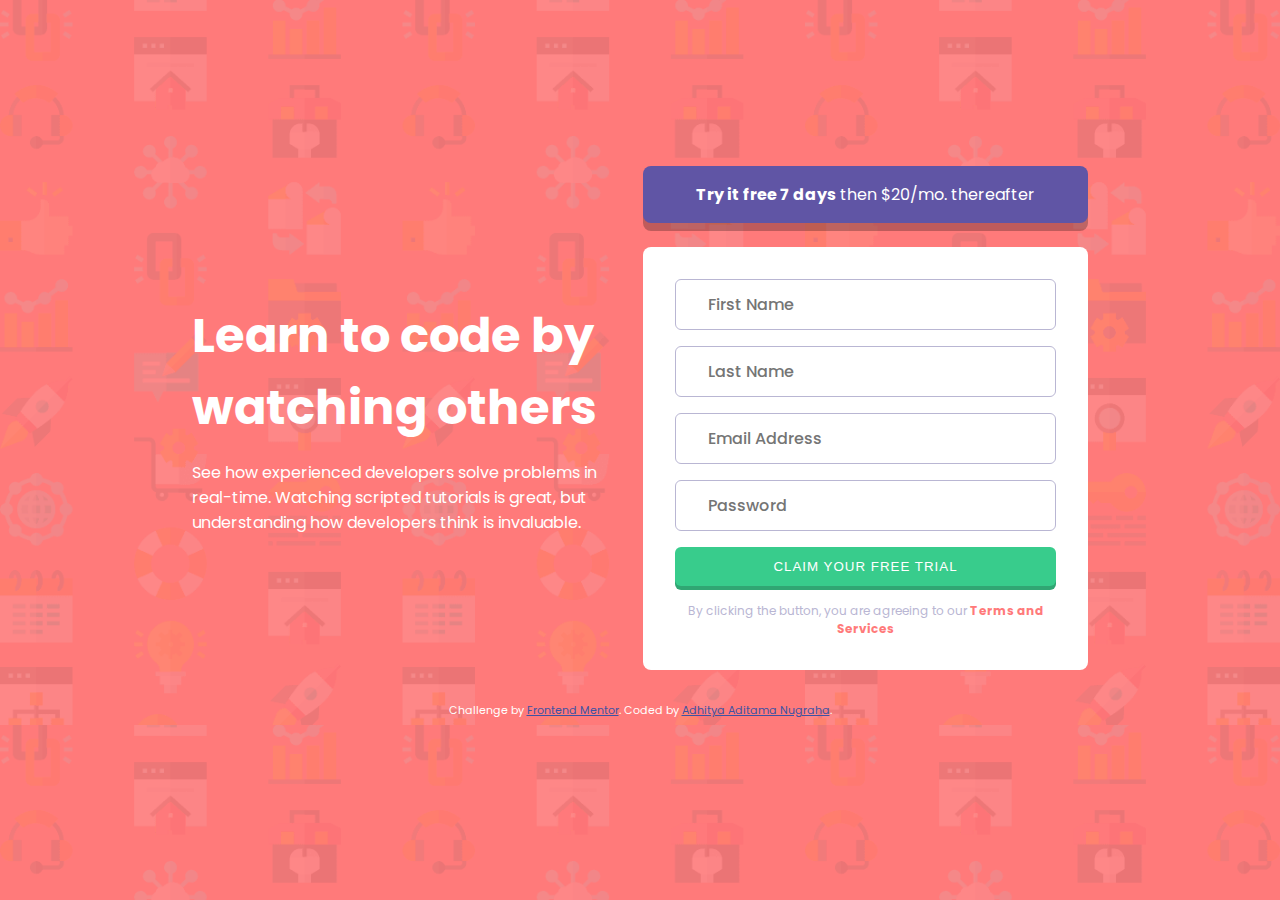
<file: index.html>
<!DOCTYPE html>
<html lang="en">
  <head>
    <meta charset="UTF-8" />
    <meta name="viewport" content="width=device-width, initial-scale=1.0" />
    <link
      rel="icon"
      type="image/png"
      sizes="32x32"
      href="/src/images/favicon-32x32.png"
    />
    <link rel="stylesheet" href="/css/style.css" />
    <title>Frontend Mentor | Intro component with sign up form</title>
  </head>
  <body>
    <main class="main">
      <header class="header">
        <h1>Learn to code by watching others</h1>
        <p>
          See how experienced developers solve problems in real-time. Watching
          scripted tutorials is great, but understanding how developers think is
          invaluable.
        </p>
      </header>

      <section class="form-container">
        <div class="pricing">
          <p><b>Try it free 7 days</b> then $20/mo. thereafter</p>
        </div>

        <form class="form" id="sign_up_form" novalidate>
          <div class="input-container">
            <input
              type="text"
              id="first_name"
              name="first_name"
              placeholder="First Name"
              required
            />
            <div class="error-container">
              <p class="error-text" id="first_name_error"></p>
            </div>
          </div>

          <div class="input-container">
            <input
              type="text"
              id="last_name"
              name="last_name"
              placeholder="Last Name"
              required
            />
            <div class="error-container">
              <p class="error-text" id="last_name_error"></p>
            </div>
          </div>

          <div class="input-container">
            <input
              type="email"
              id="email"
              name="email"
              placeholder="Email Address"
              required
            />
            <div class="error-container">
              <p class="error-text" id="email_error"></p>
            </div>
          </div>

          <div class="input-container">
            <input
              type="password"
              id="password"
              name="password"
              placeholder="Password"
              required
            />
            <div class="error-container">
              <p class="error-text" id="password_error"></p>
            </div>
          </div>

          <button class="submit-btn">CLAIM YOUR FREE TRIAL</button>

          <p class="form-agreement">
            By clicking the button, you are agreeing to our
            <a href="#">Terms and Services</a>
          </p>
        </form>
      </section>
    </main>

    <footer>
      <p class="attribution">
        Challenge by
        <a href="https://www.frontendmentor.io?ref=challenge" target="_blank"
          >Frontend Mentor</a
        >. Coded by <a href="#">Adhitya Aditama Nugraha</a>.
      </p>
    </footer>

    <script src="/js/script.js"></script>
  </body>
</html>
</file>
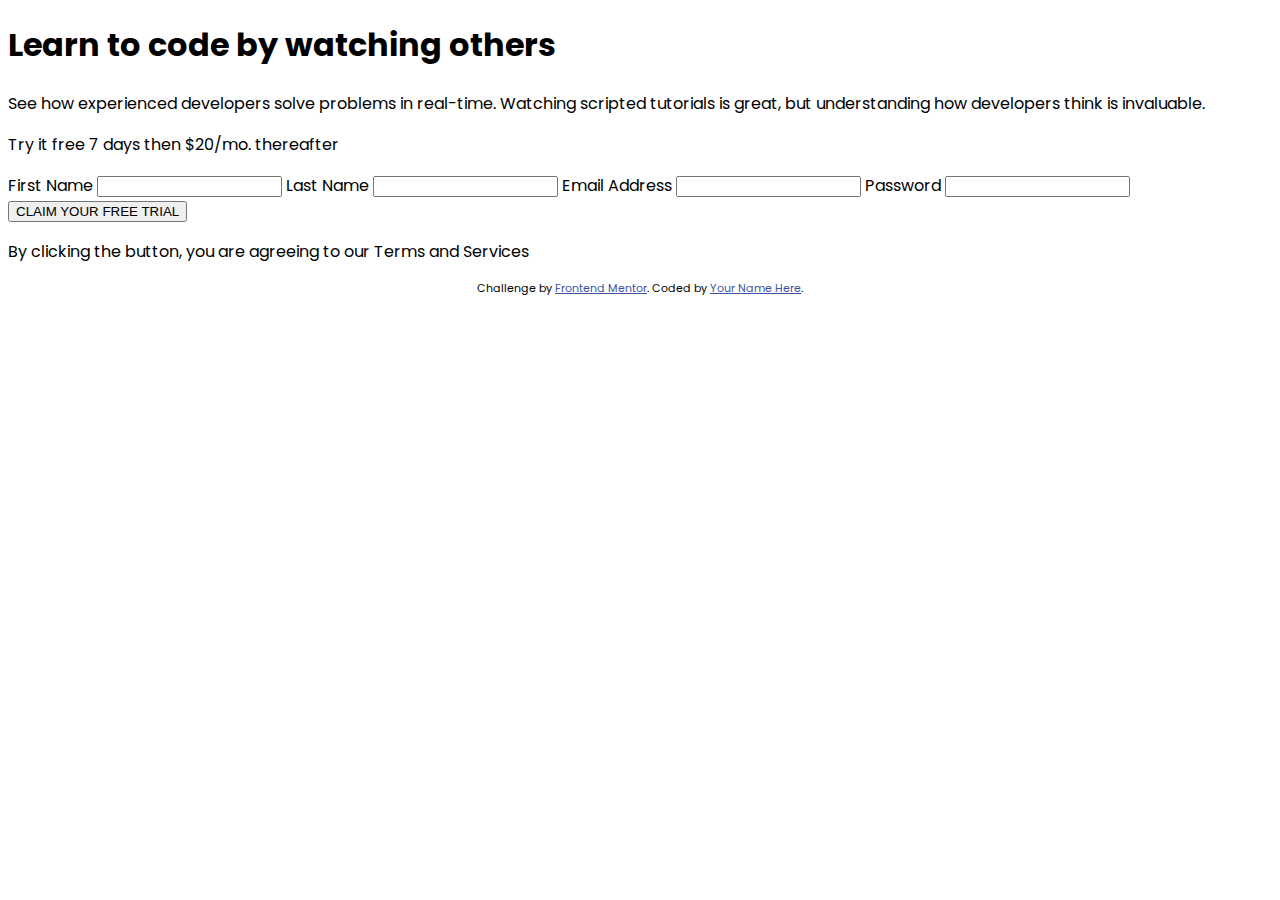
<file: app/index.html>
<!DOCTYPE html>
<html lang="en">
  <head>
    <meta charset="UTF-8" />
    <meta name="viewport" content="width=device-width, initial-scale=1.0" />
    <link
      rel="icon"
      type="image/png"
      sizes="32x32"
      href="./images/favicon-32x32.png"
    />
    <link rel="stylesheet" href="./style/style.css">
    <title>Frontend Mentor | Intro component with sign up form</title>
  </head>
  <body>
    <main class="main">
      <header class="header">
        <h1>Learn to code by watching others</h1>
        <p>
          See how experienced developers solve problems in real-time. Watching
          scripted tutorials is great, but understanding how developers think is
          invaluable.
        </p>
      </header>

      <section class="form-container">
        <div class="pricing">
          <p>Try it free 7 days then $20/mo. thereafter</p>
        </div>
        <form action="" class="form">
          <label for="first_name">First Name</label>
          <input type="text" id="first_name" name="first_name" />

          <label for="last_name">Last Name</label>
          <input type="text" id="last_name" name="last_name" />

          <label for="email">Email Address</label>
          <input type="email" id="email" name="email" />

          <label for="password">Password</label>
          <input type="password" id="password" name="password" />

          <input type="submit" value="CLAIM YOUR FREE TRIAL" />

          <p>
            By clicking the button, you are agreeing to our Terms and Services
          </p>
        </form>
      </section>
    </main>

    <footer>
      <p class="attribution">
        Challenge by
        <a href="https://www.frontendmentor.io?ref=challenge" target="_blank"
          >Frontend Mentor</a
        >. Coded by <a href="#">Your Name Here</a>.
      </p>
    </footer>
  </body>
</html>
</file>
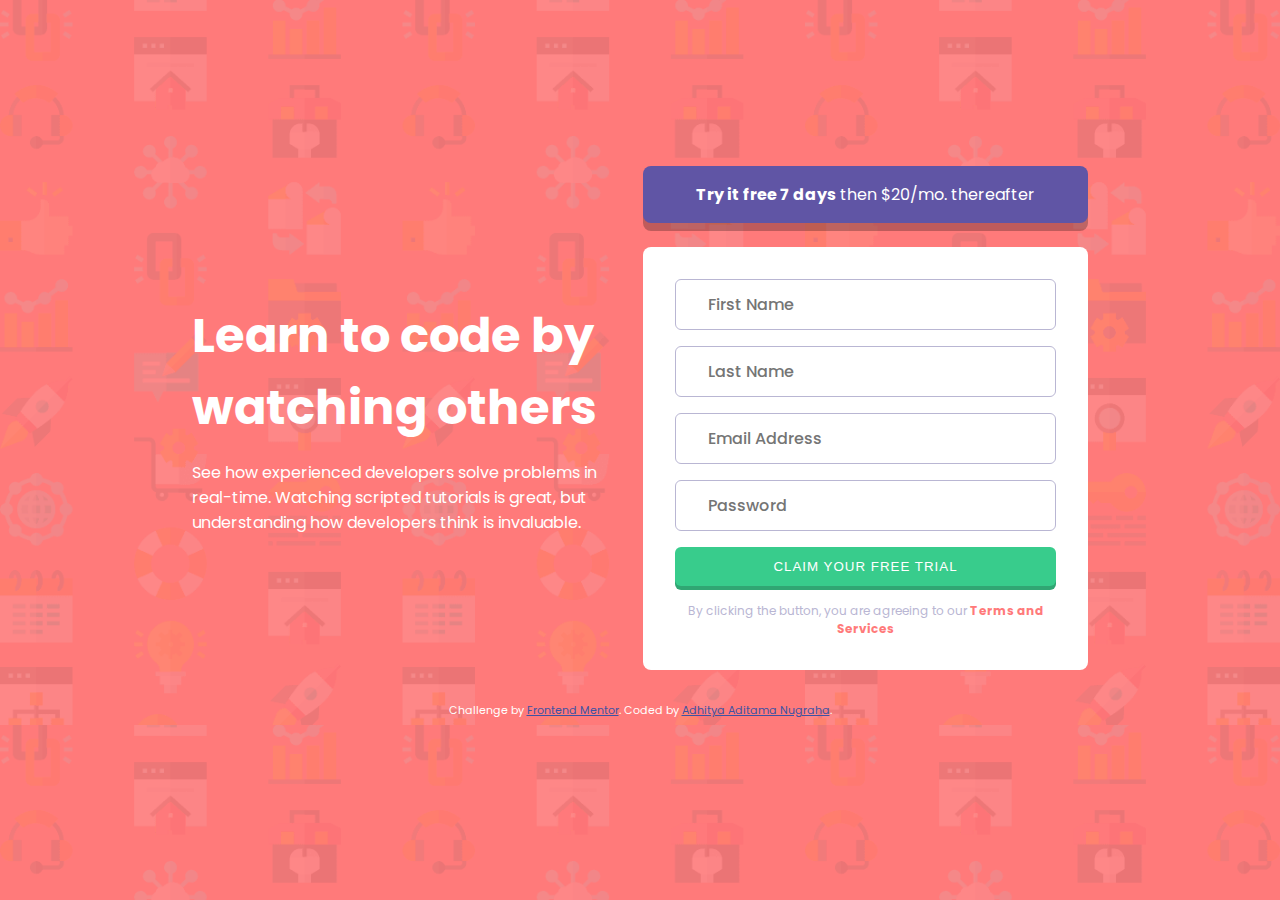
<file: public/index.html>
<!DOCTYPE html>
<html lang="en">
  <head>
    <meta charset="UTF-8" />
    <meta name="viewport" content="width=device-width, initial-scale=1.0" />
    <link
      rel="icon"
      type="image/png"
      sizes="32x32"
      href="/src/images/favicon-32x32.png"
    />
    <link rel="stylesheet" href="/public/css/style.css" />
    <title>Frontend Mentor | Intro component with sign up form</title>
  </head>
  <body>
    <main class="main">
      <header class="header">
        <h1>Learn to code by watching others</h1>
        <p>
          See how experienced developers solve problems in real-time. Watching
          scripted tutorials is great, but understanding how developers think is
          invaluable.
        </p>
      </header>

      <section class="form-container">
        <div class="pricing">
          <p><b>Try it free 7 days</b> then $20/mo. thereafter</p>
        </div>

        <form class="form" id="sign_up_form" novalidate>
          <div class="input-container">
            <input
              type="text"
              id="first_name"
              name="first_name"
              placeholder="First Name"
              required
            />
            <div class="error-container">
              <p class="error-text" id="first_name_error"></p>
            </div>
          </div>

          <div class="input-container">
            <input
              type="text"
              id="last_name"
              name="last_name"
              placeholder="Last Name"
              required
            />
            <div class="error-container">
              <p class="error-text" id="last_name_error"></p>
            </div>
          </div>

          <div class="input-container">
            <input
              type="email"
              id="email"
              name="email"
              placeholder="Email Address"
              required
            />
            <div class="error-container">
              <p class="error-text" id="email_error"></p>
            </div>
          </div>

          <div class="input-container">
            <input
              type="password"
              id="password"
              name="password"
              placeholder="Password"
              required
            />
            <div class="error-container">
              <p class="error-text" id="password_error"></p>
            </div>
          </div>

          <button class="submit-btn">CLAIM YOUR FREE TRIAL</button>

          <p class="form-agreement">
            By clicking the button, you are agreeing to our
            <a href="#">Terms and Services</a>
          </p>
        </form>
      </section>
    </main>

    <footer>
      <p class="attribution">
        Challenge by
        <a href="https://www.frontendmentor.io?ref=challenge" target="_blank"
          >Frontend Mentor</a
        >. Coded by <a href="#">Adhitya Aditama Nugraha</a>.
      </p>
    </footer>

    <script src="/public/js/script.js"></script>
  </body>
</html>
</file>
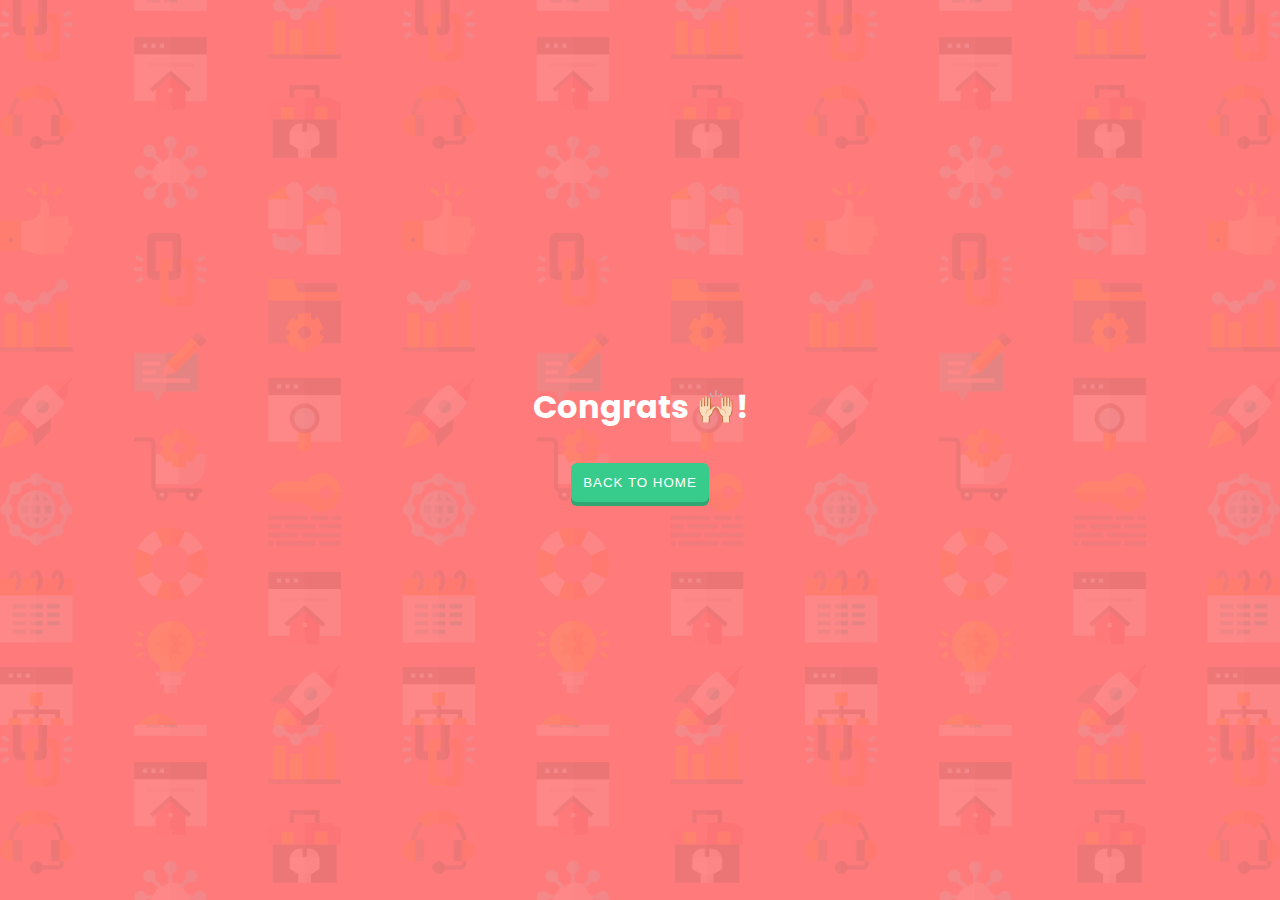
<file: trial-success-display.html>
<!DOCTYPE html>
<html lang="en">
  <head>
    <meta charset="UTF-8" />
    <meta name="viewport" content="width=device-width, initial-scale=1.0" />
    <title>Trial Success</title>
    <link rel="stylesheet" href="/css/trial-success.css" />
    <link
      rel="icon"
      type="image/png"
      sizes="32x32"
      href="/css/trial-success.css"
    />
  </head>
  <body>
    <header>
      <h1>Congrats 🙌🏻!</h1>
      <p id="form-data-display"></p>
    </header>

    <button id="back-home-btn">BACK TO HOME</button>

    <script src="/js/trial-success.js"></script>
  </body>
</html>
</file>
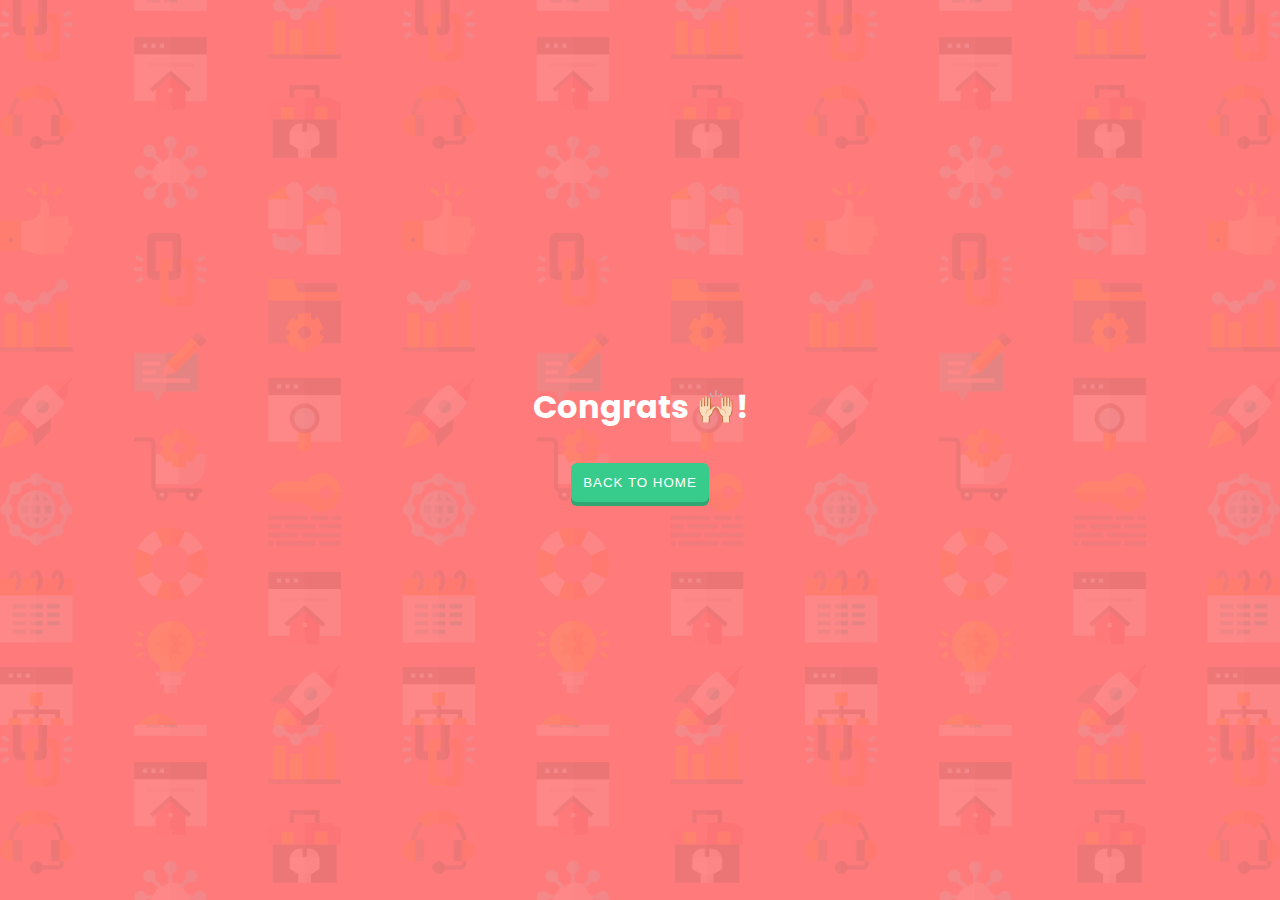
<file: public/trial-success-display.html>
<!DOCTYPE html>
<html lang="en">
  <head>
    <meta charset="UTF-8" />
    <meta name="viewport" content="width=device-width, initial-scale=1.0" />
    <title>Trial Success</title>
    <link rel="stylesheet" href="/public/css/trial-success.css" />
    <link
      rel="icon"
      type="image/png"
      sizes="32x32"
      href="/public/css/trial-success.css"
    />
  </head>
  <body>
    <header>
      <h1>Congrats 🙌🏻!</h1>
      <p id="form-data-display"></p>
    </header>

    <button id="back-home-btn">BACK TO HOME</button>

    <script src="/public/js/trial-success.js"></script>
  </body>
</html>
</file>
<file: css/style.css>
@import url("https://fonts.googleapis.com/css2?family=Poppins:wght@400;500;600;700&display=swap");

:root {
  --color-primary-red: hsl(0, 100%, 74%);
  --color-primary-green: hsl(154, 59%, 51%);

  --color-secondary-dark-green: hsl(154, 55%, 42%);

  --color-accent-blue: hsl(248, 32%, 49%);

  --color-neutral-dark-blue: hsl(249, 10%, 26%);
  --color-neutral-grayish-blue: hsl(246, 25%, 77%);

  --font-poppins: "Poppins", sans-serif;
}

body {
  height: 100vh;
  display: flex;
  flex-direction: column;
  justify-content: center;
  font-family: var(--font-poppins);
  margin: 0;
  background-image: url("/src/images/bg-intro-desktop.png");
  background-repeat: repeat;
  background-size: contain;
  background-color: var(--color-primary-red);
}

h1 {
  font-size: 48px;
}

h1,
p {
  margin: 0;
}

.main {
  display: flex;
  align-items: center;
  padding: 0 15%;
  margin-bottom: 32px;
}

.header {
  width: 50%;
  color: white;
  padding: 0 16px 0 0;
}

.header h1 {
  margin-bottom: 16px;
}

.form-container {
  padding: 0 0 0 16px;
  width: 50%;
}

.pricing {
  background-color: var(--color-accent-blue);
  padding: 16px 32px;
  display: flex;
  justify-content: center;
  border-radius: 8px;
  color: white;
  box-shadow: rgba(0, 0, 0, 0.25) 0px 8px 0px;
  margin-bottom: 24px;
}

.pricing p {
  font-weight: 400;
}

.form {
  display: flex;
  flex-direction: column;
  background-color: white;
  padding: 32px;
  border-radius: 8px;
}

.input-container {
  margin-bottom: 16px;
  width: 100%;
  display: flex;
  flex-direction: column;
}

.input-container input {
  font-family: var(--font-poppins);
  font-weight: 500;
  border: 1px solid var(--color-neutral-grayish-blue);
  border-radius: 6px;
  padding: 12px 32px;
  font-size: 16px;
}

.input-container input:hover {
  border: 1px solid var(--color-neutral-dark-blue);
}

.error-container {
  display: flex;
  flex-direction: column;
  align-items: flex-end;
}

.error-text {
  font-size: 12px;
  color: var(--color-primary-red);
  font-weight: 500;
  font-style: italic;
}

.submit-btn {
  padding: 12px;
  background-color: var(--color-primary-green);
  border: none;
  color: white;
  font-weight: 500;
  letter-spacing: 1px;
  border-radius: 6px;
  box-shadow: var(--color-secondary-dark-green) 0px 4px;
  margin-bottom: 16px;
}

.submit-btn:hover {
  cursor: pointer;
  background-color: var(--color-secondary-dark-green);
}

.form-agreement {
  font-size: 12px;
  color: var(--color-neutral-grayish-blue);
  text-align: center;
}

.form-agreement a {
  color: var(--color-primary-red);
  text-decoration: none;
  font-weight: 700;
}

.form-agreement a:hover {
  text-decoration: underline;
}

.attribution {
  font-size: 11px;
  text-align: center;
  color: white;
  margin-bottom: 16px;
}

.attribution a {
  color: hsl(228, 45%, 44%);
}

@media screen and (max-width: 900px) {
  body {
    height: 100%;
    background-image: url(/src/images/bg-intro-mobile.png);
  }

  h1,
  p {
    text-align: center;
  }

  .main {
    flex-direction: column;
    padding: 0;
    min-width: 320px;
  }

  .header {
    width: 80%;
    padding: 0;
    margin: 64px 0 64px 0;
  }

  .form-container {
    width: 80%;
    padding: 0;
  }
}
</file>
<file: app/style/style.css>
@import url("https://fonts.googleapis.com/css2?family=Poppins:wght@400;500;600;700&display=swap");

:root {
  --color-primary-red: hsl(0, 100%, 74%);
  --color-primary-green: hsl(154, 59%, 51%);

  --color-accent-blue: hsl(248, 32%, 49%);

  --color-neutral-dark-blue: hsl(249, 10%, 26%);
  --color-neutral-grayish-blue: hsl(246, 25%, 77%);

  --font-poppins: "Poppins", sans-serif;
}

body {
  font-family: var(--font-poppins);
}

.attribution {
  font-size: 11px;
  text-align: center;
}

.attribution a {
  color: hsl(228, 45%, 44%);
}
</file>
<file: public/css/style.css>
@import url("https://fonts.googleapis.com/css2?family=Poppins:wght@400;500;600;700&display=swap");

:root {
  --color-primary-red: hsl(0, 100%, 74%);
  --color-primary-green: hsl(154, 59%, 51%);

  --color-secondary-dark-green: hsl(154, 55%, 42%);

  --color-accent-blue: hsl(248, 32%, 49%);

  --color-neutral-dark-blue: hsl(249, 10%, 26%);
  --color-neutral-grayish-blue: hsl(246, 25%, 77%);

  --font-poppins: "Poppins", sans-serif;
}

body {
  height: 100vh;
  display: flex;
  flex-direction: column;
  justify-content: center;
  font-family: var(--font-poppins);
  margin: 0;
  background-image: url("/src/images/bg-intro-desktop.png");
  background-repeat: repeat;
  background-size: contain;
  background-color: var(--color-primary-red);
}

h1 {
  font-size: 48px;
}

h1,
p {
  margin: 0;
}

.main {
  display: flex;
  align-items: center;
  padding: 0 15%;
  margin-bottom: 32px;
}

.header {
  width: 50%;
  color: white;
  padding: 0 16px 0 0;
}

.header h1 {
  margin-bottom: 16px;
}

.form-container {
  padding: 0 0 0 16px;
  width: 50%;
}

.pricing {
  background-color: var(--color-accent-blue);
  padding: 16px 32px;
  display: flex;
  justify-content: center;
  border-radius: 8px;
  color: white;
  box-shadow: rgba(0, 0, 0, 0.25) 0px 8px 0px;
  margin-bottom: 24px;
}

.pricing p {
  font-weight: 400;
}

.form {
  display: flex;
  flex-direction: column;
  background-color: white;
  padding: 32px;
  border-radius: 8px;
}

.input-container {
  margin-bottom: 16px;
  width: 100%;
  display: flex;
  flex-direction: column;
}

.input-container input {
  font-family: var(--font-poppins);
  font-weight: 500;
  border: 1px solid var(--color-neutral-grayish-blue);
  border-radius: 6px;
  padding: 12px 32px;
  font-size: 16px;
}

.input-container input:hover {
  border: 1px solid var(--color-neutral-dark-blue);
}

.error-container {
  display: flex;
  flex-direction: column;
  align-items: flex-end;
}

.error-text {
  font-size: 12px;
  color: var(--color-primary-red);
  font-weight: 500;
  font-style: italic;
}

.submit-btn {
  padding: 12px;
  background-color: var(--color-primary-green);
  border: none;
  color: white;
  font-weight: 500;
  letter-spacing: 1px;
  border-radius: 6px;
  box-shadow: var(--color-secondary-dark-green) 0px 4px;
  margin-bottom: 16px;
}

.submit-btn:hover {
  cursor: pointer;
  background-color: var(--color-secondary-dark-green);
}

.form-agreement {
  font-size: 12px;
  color: var(--color-neutral-grayish-blue);
  text-align: center;
}

.form-agreement a {
  color: var(--color-primary-red);
  text-decoration: none;
  font-weight: 700;
}

.form-agreement a:hover {
  text-decoration: underline;
}

.attribution {
  font-size: 11px;
  text-align: center;
  color: white;
  margin-bottom: 16px;
}

.attribution a {
  color: hsl(228, 45%, 44%);
}

@media screen and (max-width: 900px) {
  body {
    height: 100%;
    background-image: url(/src/images/bg-intro-mobile.png);
  }

  h1,
  p {
    text-align: center;
  }

  .main {
    flex-direction: column;
    padding: 0;
    min-width: 320px;
  }

  .header {
    width: 80%;
    padding: 0;
    margin: 64px 0 64px 0;
  }

  .form-container {
    width: 80%;
    padding: 0;
  }
}
</file>
<file: css/trial-success.css>
@import url("https://fonts.googleapis.com/css2?family=Poppins:wght@400;500;600;700&display=swap");

:root {
  --color-primary-red: hsl(0, 100%, 74%);
  --color-primary-green: hsl(154, 59%, 51%);

  --color-secondary-dark-green: hsl(154, 55%, 42%);

  --color-accent-blue: hsl(248, 32%, 49%);

  --color-neutral-dark-blue: hsl(249, 10%, 26%);
  --color-neutral-grayish-blue: hsl(246, 25%, 77%);

  --font-poppins: "Poppins", sans-serif;
}

body {
  height: 100vh;
  display: flex;
  flex-direction: column;
  align-items: center;
  justify-content: center;
  font-family: var(--font-poppins);
  margin: 0;
  background-image: url("/src/images/bg-intro-desktop.png");
  background-repeat: repeat;
  background-size: contain;
  background-color: var(--color-primary-red);
}

h1,
p {
  color: white;
  margin: 0;
}

button {
  padding: 12px;
  background-color: var(--color-primary-green);
  border: none;
  color: white;
  font-weight: 500;
  letter-spacing: 1px;
  border-radius: 6px;
  box-shadow: var(--color-secondary-dark-green) 0px 4px;
  margin: 32px 0 16px 0;
}

button:hover {
  cursor: pointer;
  background-color: var(--color-secondary-dark-green);
}

header {
  display: flex;
  flex-direction: column;
  align-items: center;
}
</file>
<file: public/css/trial-success.css>
@import url("https://fonts.googleapis.com/css2?family=Poppins:wght@400;500;600;700&display=swap");

:root {
  --color-primary-red: hsl(0, 100%, 74%);
  --color-primary-green: hsl(154, 59%, 51%);

  --color-secondary-dark-green: hsl(154, 55%, 42%);

  --color-accent-blue: hsl(248, 32%, 49%);

  --color-neutral-dark-blue: hsl(249, 10%, 26%);
  --color-neutral-grayish-blue: hsl(246, 25%, 77%);

  --font-poppins: "Poppins", sans-serif;
}

body {
  height: 100vh;
  display: flex;
  flex-direction: column;
  align-items: center;
  justify-content: center;
  font-family: var(--font-poppins);
  margin: 0;
  background-image: url("/src/images/bg-intro-desktop.png");
  background-repeat: repeat;
  background-size: contain;
  background-color: var(--color-primary-red);
}

h1,
p {
  color: white;
  margin: 0;
}

button {
  padding: 12px;
  background-color: var(--color-primary-green);
  border: none;
  color: white;
  font-weight: 500;
  letter-spacing: 1px;
  border-radius: 6px;
  box-shadow: var(--color-secondary-dark-green) 0px 4px;
  margin: 32px 0 16px 0;
}

button:hover {
  cursor: pointer;
  background-color: var(--color-secondary-dark-green);
}

header {
  display: flex;
  flex-direction: column;
  align-items: center;
}
</file>
